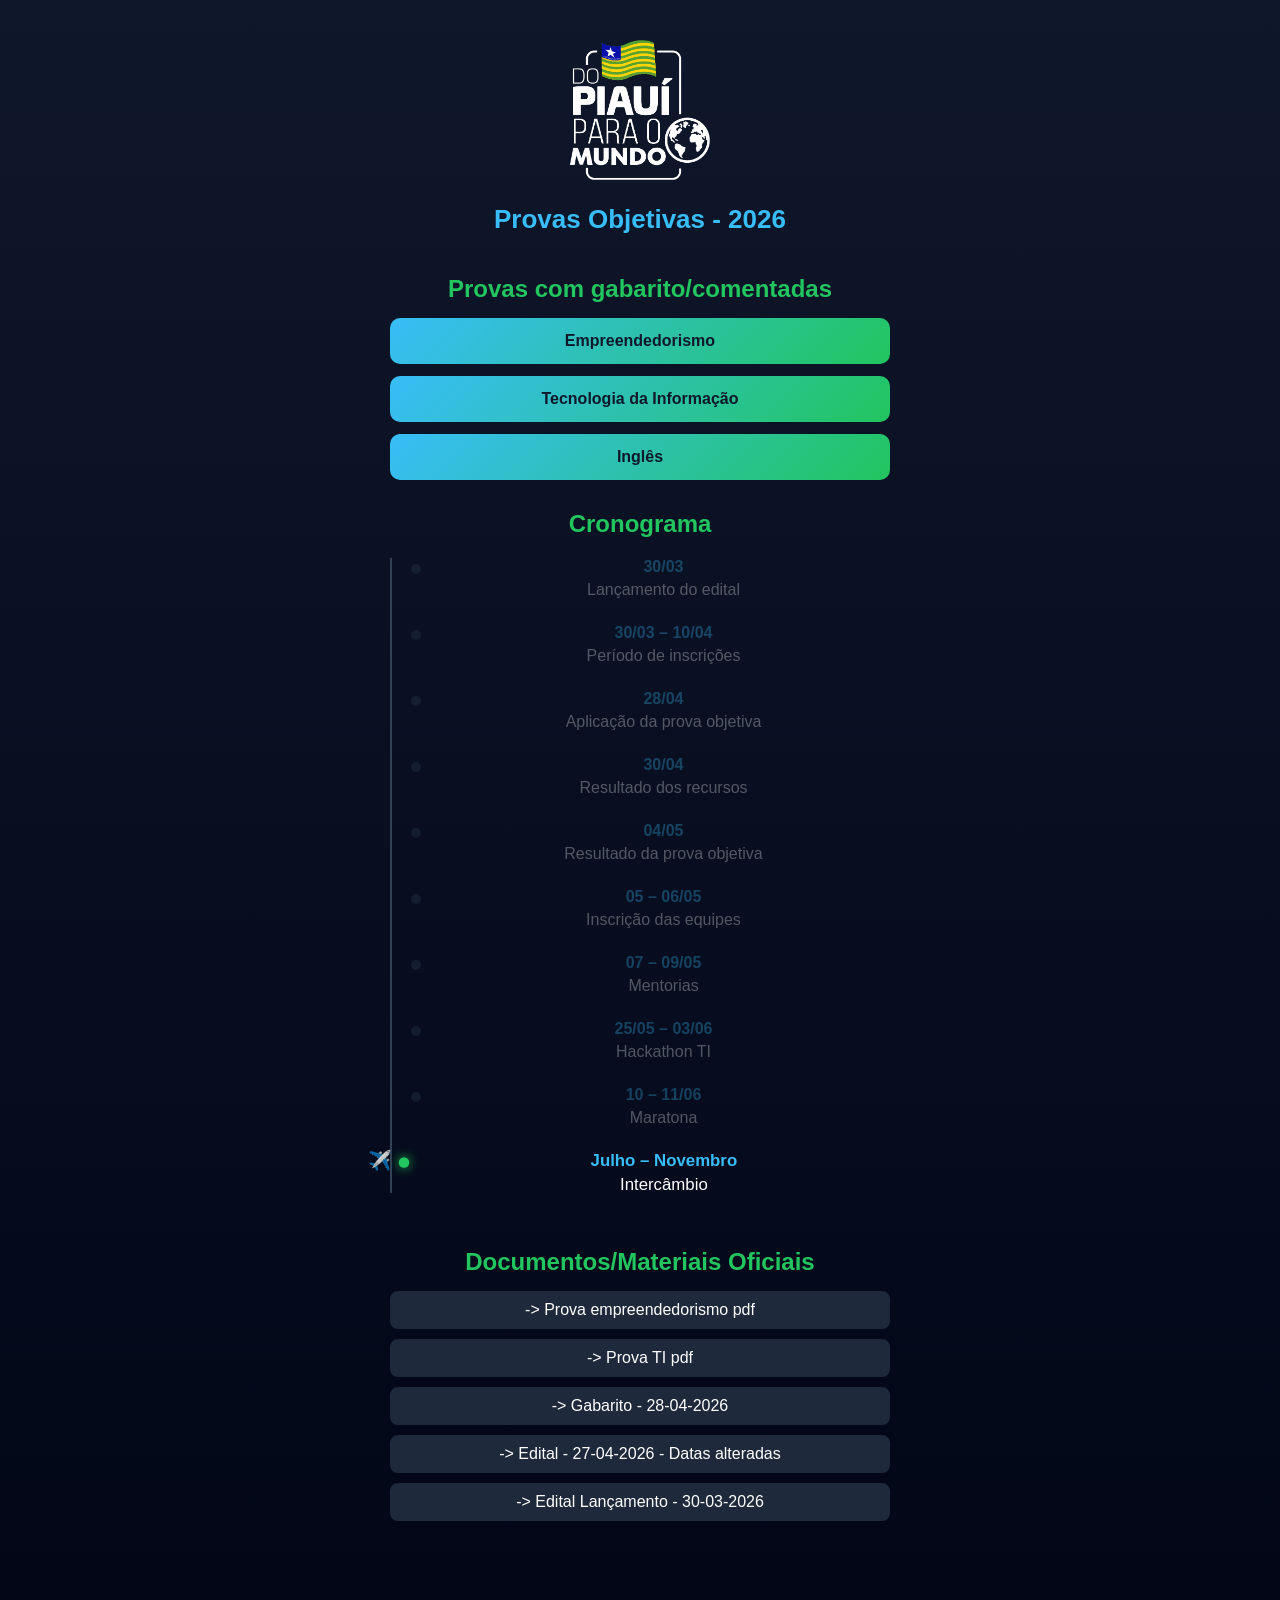
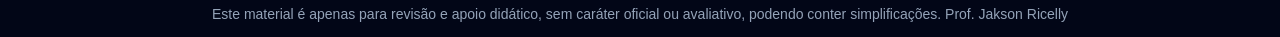
<file: index.html>
<!doctype html>
<html lang="pt-br">
  <head>
    <meta charset="UTF-8" />
    <meta name="viewport" content="width=device-width, initial-scale=1.0" />
    <title>Provas Objetivas 2026</title>
    <link rel="stylesheet" href="landing.css" />
  </head>
  <body>
    <div class="container">
      <!-- LOGO -->
      <div class="hero">
        <img src="./logo-programa.png" alt="Piauí para o Mundo" class="logo" />
        <h1>Provas Objetivas - 2026</h1>
      </div>

      <!-- PROVAS -->
      <section class="section">
        <h2>Provas com gabarito/comentadas</h2>

        <div class="buttons">
          <a href="./quiz_emp.html?file=questions_emp.json" class="btn"
            >Empreendedorismo</a
          >
          <a href="./quiz_ti.html?file=questions_ti.json" class="btn"
            >Tecnologia da Informação</a
          >
          <a href="./quiz_ing.html?file=questions_ing.json" class="btn">Inglês</a>
        </div>
      </section>

<section class="section">
  <h2>Cronograma</h2>

  <div class="timeline" id="timeline">

    <div class="timeline-item" data-date="2026-03-30">
      <span>30/03</span>
      <p>Lançamento do edital</p>
    </div>

    <div class="timeline-item" data-date="2026-04-10">
      <span>30/03 – 10/04</span>
      <p>Período de inscrições</p>
    </div>

    <div class="timeline-item" data-date="2026-04-28">
      <span>28/04</span>
      <p>Aplicação da prova objetiva</p>
    </div>

    <div class="timeline-item" data-date="2026-04-30">
      <span>30/04</span>
      <p>Resultado dos recursos</p>
    </div>

    <div class="timeline-item" data-date="2026-05-04">
      <span>04/05</span>
      <p>Resultado da prova objetiva</p>
    </div>

    <div class="timeline-item" data-date="2026-05-05">
      <span>05 – 06/05</span>
      <p>Inscrição das equipes</p>
    </div>

    <div class="timeline-item" data-date="2026-05-07">
      <span>07 – 09/05</span>
      <p>Mentorias</p>
    </div>

    <div class="timeline-item" data-date="2026-05-25">
      <span>25/05 – 03/06</span>
      <p>Hackathon TI</p>
    </div>

    <div class="timeline-item" data-date="2026-06-10">
      <span>10 – 11/06</span>
      <p>Maratona</p>
    </div>

    <div class="timeline-item" data-date="2026-07-01">
      <span>Julho – Novembro</span>
      <p>Intercâmbio</p>
    </div>

  </div>
</section>

      <!-- MATERIAIS -->
      <section class="section">
        <h2>Documentos/Materiais Oficiais</h2>

        <div class="links">
                    <a
            href="https://seduc.pi.gov.br/_dopiauiparaomundo/prova1.pdf"
            class="link-item" target="_blank"
          >
            -> Prova empreendedorismo pdf</a
          >
          <a
            href="https://seduc.pi.gov.br/_dopiauiparaomundo/prova2.pdf"
            class="link-item" target="_blank"
          >
            -> Prova TI pdf
          </a>
          <a
            href="https://seduc.pi.gov.br/download/editais/66-editais-28-04-2026-21-24-16.pdf"
            class="link-item"
          >
            -> Gabarito - 28-04-2026</a
          >
           <a
            href="https://seduc.pi.gov.br/download/editais/35-editais-30-03-2026-18-24-34.pdf"
            class="link-item"
          >
            -> Edital - 27-04-2026 - Datas alteradas</a
          >
          <a
            href="https://seduc.pi.gov.br/download/editais/35-editais-30-03-2026-18-24-34.pdf"
            class="link-item"
          >
            -> Edital Lançamento - 30-03-2026</a
          >
        </div>
      </section>
    </div>

    <!-- RODAPÉ -->
    <footer>
      Este material é apenas para revisão e apoio didático, sem caráter oficial
      ou avaliativo, podendo conter simplificações. Prof. Jakson Ricelly
    </footer>
  <script src="./landing.js"></script>
  </body>
</html>
</file>
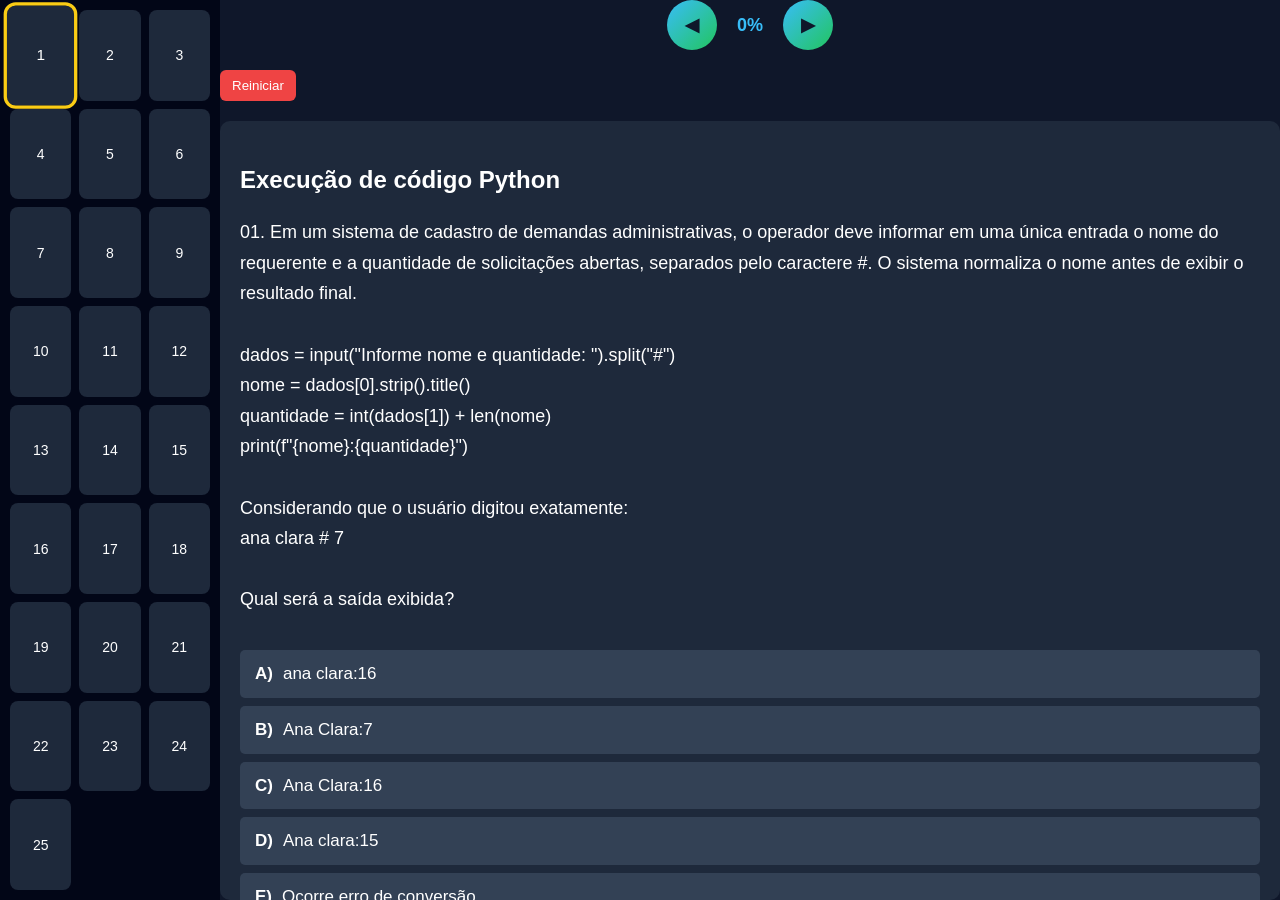
<file: quiz_emp.html>
<!DOCTYPE html>
<html lang="pt-br">
<head>
  <meta charset="UTF-8">
  <meta name="viewport" content="width=device-width, initial-scale=1.0">
  <title>Prova de empreendedorismo - 2026</title>
  <link rel="stylesheet" href="style.css">
</head>
<body>

<div class="app">

  <!-- MENU LATERAL -->
  <aside id="menu"></aside>

  <!-- CONTEÚDO -->
  <main class="content">

    <div class="top-bar">
      <div class="nav-controls">
        <button class="nav-btn" onclick="prevQuestion()">◀</button>
        <span id="progress">0%</span>
        <button class="nav-btn" onclick="nextQuestion()">▶</button>
      </div>
      <button id="viewResultBtn" class="hidden" onclick="showResult()">Ver Resultado</button>
      <button onclick="resetQuiz()" class="reset-btn">Reiniciar</button>
    </div>

    <div id="quiz-box">
      <h2 id="q-title"></h2>
      <p id="q-text"></p>
        <div id="q-images" class="q-images"></div>

      <div id="options"></div>
      <button id="nextBtn" class="next-btn hidden">Próxima →</button>
      <button id="infoBtn" class="info-btn">Ver explicação</button>
      <button id="retryBtn" class="retry-btn hidden">Tentar novamente</button>
    </div>

  </main>

</div>

<!-- MODAL (ESSENCIAL) -->
<div id="modal" class="modal hidden">
  <div class="modal-box">
    
    <div class="modal-header">
      <h3>Explicação</h3>
      <button onclick="closeModal()">✕</button>
    </div>

    <div id="modal-body"></div>

  </div>
</div>

<!-- RESULTADO FINAL -->
<div id="resultModal" class="modal hidden">
  <div class="modal-box result-box">

    <div class="modal-header">
      <h3>Resultado Final</h3>
      <button onclick="closeResult()">✕</button>
    </div>

    <div id="resultContent"></div>

    <div class="result-actions">
      <button onclick="downloadResult()">Salvar como TXT</button>
      <button onclick="closeResult()">Fechar</button>
    </div>

  </div>
</div>

<script src="script.js"></script>
</body>
</html>
</file>
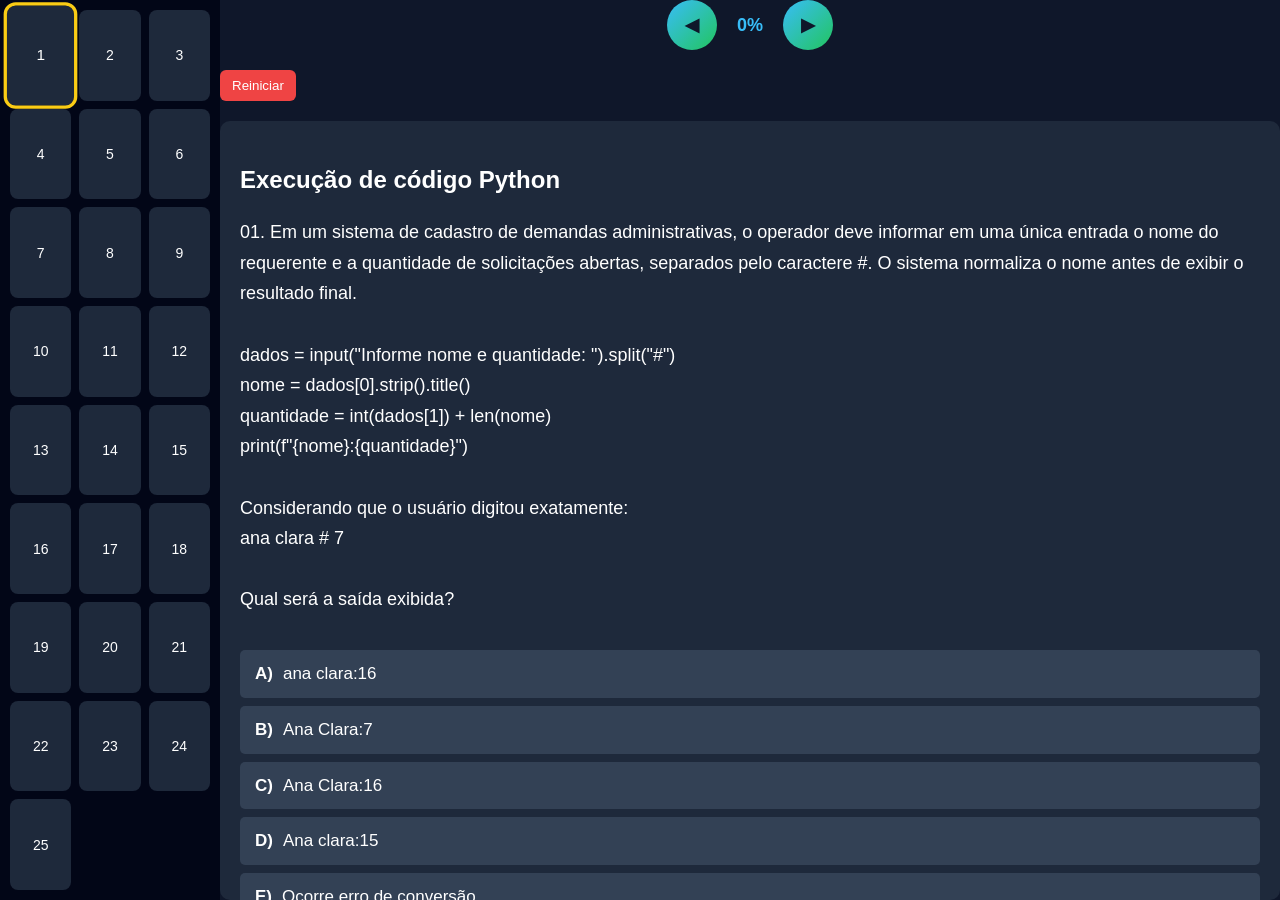
<file: quiz_ing.html>
<!DOCTYPE html>
<html lang="pt-br">
<head>
  <meta charset="UTF-8">
  <meta name="viewport" content="width=device-width, initial-scale=1.0">
  <title>Prova de Inglês - 2026</title>
  <link rel="stylesheet" href="style.css">
</head>
<body>

<div class="app">

  <!-- MENU LATERAL -->
  <aside id="menu"></aside>

  <!-- CONTEÚDO -->
  <main class="content">

    <div class="top-bar">
      <div class="nav-controls">
        <button class="nav-btn" onclick="prevQuestion()">◀</button>
        <span id="progress">0%</span>
        <button class="nav-btn" onclick="nextQuestion()">▶</button>
      </div>
      <button id="viewResultBtn" class="hidden" onclick="showResult()">Ver Resultado</button>
      <button onclick="resetQuiz()" class="reset-btn">Reiniciar</button>
    </div>

    <div id="quiz-box">
      <h2 id="q-title"></h2>
      <p id="q-text"></p>
      <div id="q-images" class="q-images"></div>

      <div id="options"></div>
      <button id="nextBtn" class="next-btn hidden">Próxima →</button>
      <button id="infoBtn" class="info-btn">Ver explicação</button>
      <button id="retryBtn" class="retry-btn hidden">Tentar novamente</button>
    </div>

  </main>

</div>

<!-- MODAL (ESSENCIAL) -->
<div id="modal" class="modal hidden">
  <div class="modal-box">
    
    <div class="modal-header">
      <h3>Explicação</h3>
      <button onclick="closeModal()">✕</button>
    </div>

    <div id="modal-body"></div>

  </div>
</div>

<!-- RESULTADO FINAL -->
<div id="resultModal" class="modal hidden">
  <div class="modal-box result-box">

    <div class="modal-header">
      <h3>Resultado Final</h3>
      <button onclick="closeResult()">✕</button>
    </div>

    <div id="resultContent"></div>

    <div class="result-actions">
      <button onclick="downloadResult()">Salvar como TXT</button>
      <button onclick="closeResult()">Fechar</button>
    </div>

  </div>
</div>

<script src="script.js"></script>
</body>
</html>
</file>
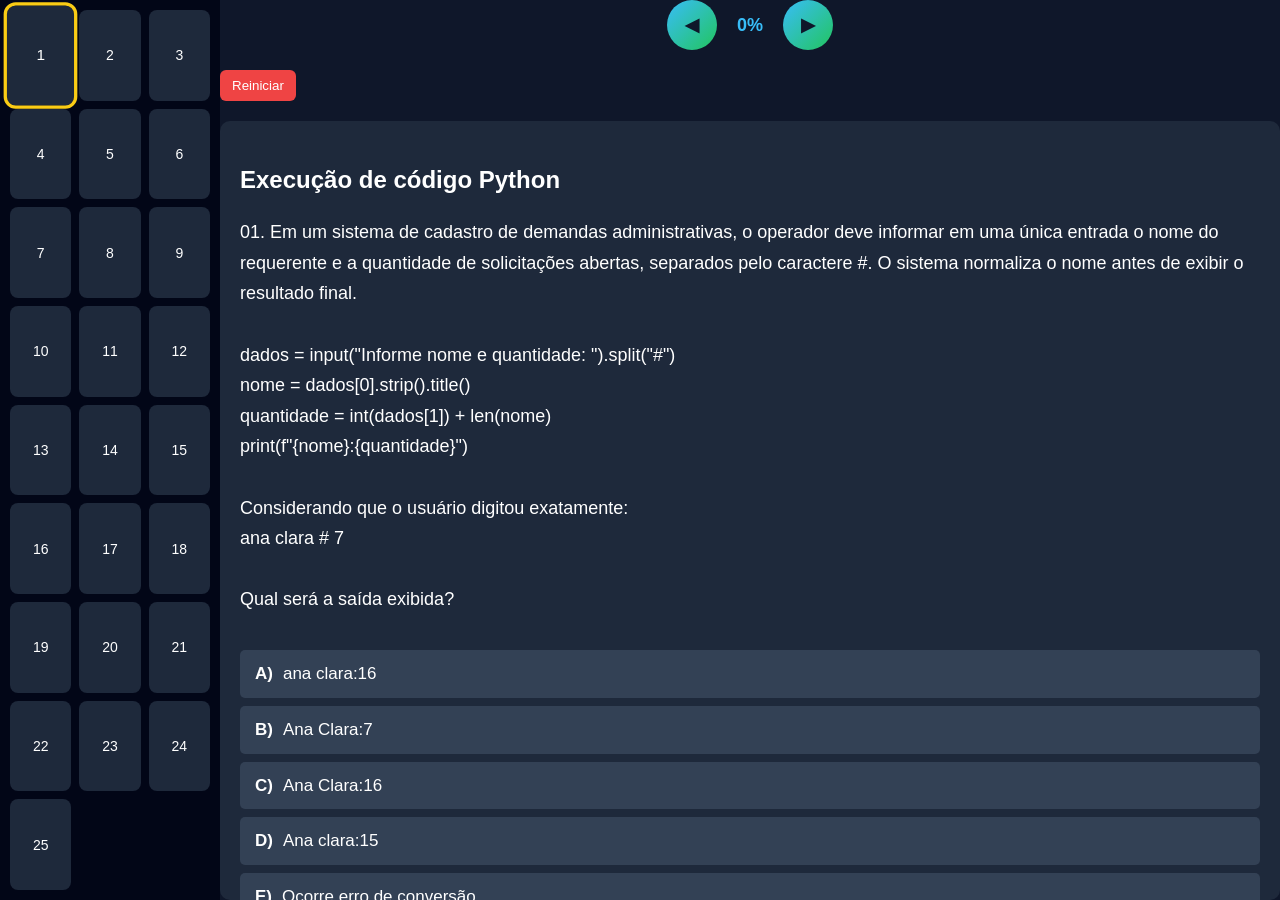
<file: quiz_ti.html>
<!DOCTYPE html>
<html lang="pt-br">
<head>
  <meta charset="UTF-8">
  <meta name="viewport" content="width=device-width, initial-scale=1.0">
  <title>Prova de TI - 2026</title>
  <link rel="stylesheet" href="style.css">
</head>
<body>

<div class="app">

  <!-- MENU LATERAL -->
  <aside id="menu"></aside>

  <!-- CONTEÚDO -->
  <main class="content">

    <div class="top-bar">
      <div class="nav-controls">
        <button class="nav-btn" onclick="prevQuestion()">◀</button>
        <span id="progress">0%</span>
        <button class="nav-btn" onclick="nextQuestion()">▶</button>
      </div>
      <button id="viewResultBtn" class="hidden" onclick="showResult()">Ver Resultado</button>
      <button onclick="resetQuiz()" class="reset-btn">Reiniciar</button>
    </div>

    <div id="quiz-box">
      <h2 id="q-title"></h2>
      <p id="q-text"></p>
      <div id="q-images" class="q-images"></div>

      <div id="options"></div>
      <button id="nextBtn" class="next-btn hidden">Próxima →</button>
      <button id="infoBtn" class="info-btn">Ver explicação</button>
      <button id="retryBtn" class="retry-btn hidden">Tentar novamente</button>
    </div>

  </main>

</div>

<!-- MODAL (ESSENCIAL) -->
<div id="modal" class="modal hidden">
  <div class="modal-box">
    
    <div class="modal-header">
      <h3>Explicação</h3>
      <button onclick="closeModal()">✕</button>
    </div>

    <div id="modal-body"></div>

  </div>
</div>

<!-- RESULTADO FINAL -->
<div id="resultModal" class="modal hidden">
  <div class="modal-box result-box">

    <div class="modal-header">
      <h3>Resultado Final</h3>
      <button onclick="closeResult()">✕</button>
    </div>

    <div id="resultContent"></div>

    <div class="result-actions">
      <button onclick="downloadResult()">Salvar como TXT</button>
      <button onclick="closeResult()">Fechar</button>
    </div>

  </div>
</div>

<script src="script.js"></script>
</body>
</html>
</file>
<file: landing.css>
* {
  margin: 0;
  padding: 0;
  box-sizing: border-box;
}

body {
  font-family: Arial, sans-serif;
  background: linear-gradient(180deg, #0f172a, #020617);
  color: white;
  min-height: 100vh;
  display: flex;
  flex-direction: column;
}

.container {
  flex: 1;
  display: flex;
  flex-direction: column;
  align-items: center;
  justify-content: center;
  padding: 40px 20px;
}

/* HERO */
.hero {
  text-align: center;
  margin-bottom: 40px;
}

.logo {
  width: 140px;
  margin-bottom: 20px;
  animation: float 3s ease-in-out infinite;
}

@keyframes float {
  0%,100% { transform: translateY(0); }
  50% { transform: translateY(-10px); }
}

.hero h1 {
  font-size: 26px;
  font-weight: bold;
  color: #38bdf8;
}

/* SEÇÕES */
.section {
  width: 100%;
  max-width: 500px;
  margin-bottom: 30px;
  text-align: center;
}

.section h2 {
  margin-bottom: 15px;
  color: #22c55e;
}
.timeline {
  position: relative;
  margin-top: 20px;
  padding-left: 30px;
  border-left: 2px solid #334155;
}

.timeline-item {
  position: relative;
  margin-bottom: 25px;
  padding-left: 15px;
  opacity: 0.6;
  transition: 0.3s;
}

/* texto */
.timeline-item span {
  color: #38bdf8;
  font-weight: bold;
}

.timeline-item p {
  margin-top: 5px;
}

/* bolinha */
.timeline-item::before {
  content: "";
  position: absolute;
  left: -11px;
  top: 6px;
  width: 10px;
  height: 10px;
  background: #334155;
  border-radius: 50%;
}

/* passado */
.timeline-item.past {
  opacity: 0.3;
}

/* atual */
.timeline-item.current {
  opacity: 1;
  transform: scale(1.05);
}

.timeline-item.current::before {
  background: #22c55e;
  box-shadow: 0 0 10px #22c55e;
}

/* avião */
.timeline-item.current::after {
  content: "✈️";
  position: absolute;
  left: -40px;
  top: -2px;
  font-size: 18px;
  animation: flyMove 1.5s ease-in-out infinite alternate;
}

/* animação leve */
@keyframes flyMove {
  0% { transform: translateX(0px); }
  100% { transform: translateX(5px); }
}

/* BOTÕES */
.buttons {
  display: flex;
  flex-direction: column;
  gap: 12px;
}

.btn {
  display: block;
  padding: 14px;
  background: linear-gradient(135deg, #38bdf8, #22c55e);
  color: #0f172a;
  text-decoration: none;
  border-radius: 10px;
  font-weight: bold;
  transition: 0.3s;
}

.btn:hover {
  transform: scale(1.05);
  box-shadow: 0 0 15px rgba(56,189,248,0.6);
}

/* LINKS */
.links {
  display: flex;
  flex-direction: column;
  gap: 10px;
}

.link-item {
  padding: 10px;
  background: #1e293b;
  border-radius: 8px;
  text-decoration: none;
  color: white;
  transition: 0.3s;
}

.link-item:hover {
  background: #38bdf8;
  color: #0f172a;
}

/* RODAPÉ */
footer {
  text-align: center;
  padding: 15px;
  background: #020617;
  font-size: 14px;
  color: #94a3b8;
}
</file>
<file: style.css>
* {
  box-sizing: border-box;
}

html {
  scroll-behavior: smooth;
}

html,
body {
  height: 100%;
  overflow: hidden;
}

.app {
  display: flex;
  height: 100vh;
  overflow: hidden;
}

body {
  font-family: 'Inter', Arial, sans-serif;
  font-size: 16px;
  line-height: 1.6;
  background: #0f172a;
  color: #fff;
  margin: 0;
}

.container {
  max-width: 800px;
  margin: auto;
  padding: 20px;
}

.content {
  flex: 1;
  display: flex;
  flex-direction: column;
  height: 100%;
  overflow: hidden;
}

h1 {
  text-align: center;
}

.top-bar {
  flex-shrink: 0;
}

#menu {
  width: 220px;
  background: #020617;
  padding: 10px;
  display: grid;
  grid-template-columns: repeat(3, 1fr);
  gap: 8px;
  overflow-y: auto;
}

#menu button {
  font-size: 14px;
  padding: 14px;
  border: none;
  background: #1e293b;
  color: white;
  cursor: pointer;
  border-radius: 8px;
}

#menu button:hover {
  background: #38bdf8;
}

#menu button.active {
  background: #38bdf8;
}

#menu button.answered {
  background: #22c55e;
}

#quiz-box {
  flex: 1;
  overflow-y: auto;
  padding: 20px;
  margin-top: 20px;
  background: #1e293b;
  padding: 20px;
  border-radius: 10px;
}

#q-title {
  font-size: 24px;
  font-weight: 700;
  margin-bottom: 10px;
}


#q-text {
  font-size: 18px;
  line-height: 1.7;
  margin-bottom: 20px;
}

.q-images {
  display: flex;
  flex-direction: column;
  gap: 10px;
  margin: 15px 0;
}

.q-image {
  width: 100%;
  max-height: 60vh;
  object-fit: contain;
  border-radius: 8px;
  background: #020617;
}

.hidden {
  display: none;
}

#options {
  text-align: left;
}

#options button {
    text-align: left;
  justify-content: flex-start;
  display: flex;
  font-size: 17px;
  padding: 12px 15px;
  line-height: 1.4;
  margin: 8px 0;
  width: 100%;
  border: none;
  background: #334155;
  color: white;
  cursor: pointer;
  border-radius: 5px;
  
}

#options button::before {
  content: attr(data-letter);
  font-weight: bold;
  margin-right: 10px;
}

#options button:hover {
  background: #22c55e;
}

#options button.correct {
  background: #22c55e;
}

#options button.wrong {
  background: #ef4444;
}

.next-btn {
  margin-top: 15px;
  padding: 12px;
  width: 100%;
  background: linear-gradient(135deg, #22c55e, #38bdf8);
  border: none;
  border-radius: 8px;
  color: #020617;
  font-weight: bold;
  cursor: pointer;
}

.next-btn:hover {
  transform: scale(1.02);
}

.controls {
  text-align: center;
  margin-bottom: 10px;
}

.controls button {
  padding: 10px;
  margin: 5px;
  cursor: pointer;
}

.nav-controls {
  display: flex;
  align-items: center;
  justify-content: center;
  gap: 20px;
  margin-bottom: 20px;
}

.nav-btn {
  width: 50px;
  height: 50px;
  border-radius: 50%;
  border: none;
  background: linear-gradient(135deg, #38bdf8, #22c55e);
  color: #0f172a;
  font-size: 18px;
  font-weight: bold;
  cursor: pointer;
  transition: 0.2s;
}

.nav-btn:hover {
  transform: scale(1.1);
  box-shadow: 0 0 10px rgba(56, 189, 248, 0.7);
}

#progress {
  font-size: 18px;
  font-weight: bold;
  color: #38bdf8;
}

.reset-btn {
  padding: 8px 12px;
  background: #ef4444;
  color: white;
  border: none;
  border-radius: 6px;
  cursor: pointer;
}

#viewResultBtn {
  padding: 10px 16px;
  border: none;
  border-radius: 8px;
  background: linear-gradient(135deg, #facc15, #f97316);
  color: #0f172a;
  font-weight: bold;
  cursor: pointer;
  transition: 0.2s;
  margin-left: 10px;
}

#viewResultBtn:hover {
  transform: scale(1.05);
  box-shadow: 0 0 10px rgba(250, 204, 21, 0.6);
}

/* Modal */
.modal {
  position: fixed;
  top: 0;
  left: 0;
  width: 100%;
  height: 100%;
  background: rgba(0, 0, 0, 0.7);
}

.modal-content {
  background: #1e293b;
  padding: 20px;
  margin: 10% auto;
  width: 60%;
  border-radius: 10px;
}

/* botão explicação */
.info-btn {
  font-size: 16px;
  padding: 14px;
  margin-top: 20px;
  border: none;
  border-radius: 8px;
  background: linear-gradient(135deg, #38bdf8, #22c55e);
  color: #0f172a;
  font-weight: bold;
  cursor: pointer;
  transition: 0.2s;
}

.info-btn:hover {
  transform: scale(1.05);
}

.retry-btn {
  margin-top: 10px;
  padding: 12px;
  border: none;
  border-radius: 8px;
  background: #facc15;
  color: #0f172a;
  font-weight: bold;
  cursor: pointer;
}

.retry-btn:hover {
  background: #eab308;
}

/* modal */
.modal {
  display: flex;
    padding: 20px;
  position: fixed;
  top: 0;
  left: 0;
  width: 100%;
  height: 100%;
  background: rgba(0, 0, 0, 0.7);
  display: flex;
  align-items: center;
  justify-content: center;
  z-index: 999;
}

.modal.hidden {
  display: none;
}

.modal-box {
    max-height: 80vh;
  background: #1e293b;
  width: 90%;
  max-width: 600px;
  border-radius: 12px;
  padding: 20px;
    overflow: hidden;
      display: flex;
  flex-direction: column;
}

.modal-header {
  display: flex;
  justify-content: space-between;
  align-items: center;
  margin-bottom: 10px;
    position: sticky;
  top: 0;
  background: #1e293b;
  padding-bottom: 10px;
  z-index: 10;
}

.modal-header button {
 background: #ef4444;
  border: none;
  color: white;
  font-size: 18px;
  cursor: pointer;
    font-weight: bold;
      padding: 5px 10px;
  border-radius: 5px;
}

#modal-body {
  overflow-y: auto;
  max-height: 60vh;
  padding-right: 5px;
}
.result-box {
  max-width: 600px;
}

#resultContent {
  max-height: 300px;
  overflow-y: auto;
  margin-top: 10px;
}

.result-item {
  padding: 10px;
  border-radius: 8px;
  margin-bottom: 8px;
  background: #334155;
}

.result-item.correct {
  border-left: 5px solid #22c55e;
}

.result-item.wrong {
  border-left: 5px solid #ef4444;
}

.result-actions {
  display: flex;
  gap: 10px;
  margin-top: 15px;
}

.result-actions button {
  flex: 1;
  padding: 12px;
  border: none;
  border-radius: 8px;
  cursor: pointer;
  background: linear-gradient(135deg, #38bdf8, #22c55e);
  color: #0f172a;
  font-weight: bold;
}

@media (max-width: 768px) {

  html,
  body {
    height: 100%;
    overflow: hidden;
  }

  .app {
    flex-direction: column;
    height: 100dvh;
    /* importante para mobile moderno */
  }

  /* CONTEÚDO PRINCIPAL */
  .content {
    flex: 1;
    display: flex;
    flex-direction: column;
    height: 100%;
    overflow: hidden;
  }

  /* TOPO FIXO */
  .top-bar {
    flex-shrink: 0;
    padding: 10px;
  }

  /* ÁREA DA QUESTÃO (SCROLL INTERNO) */
  #quiz-box {
    flex: 1;
    overflow-y: auto;
    padding: 16px;
  }

  /* MENU VIRA BARRA HORIZONTAL */
  #menu {
    overflow-y: auto;
    width: 100%;
    height: 80px;

    display: flex;
    gap: 8px;

    overflow-x: auto;
    overflow-y: hidden;

    padding: 10px;

    background: #020617;
  }

  #menu button {
    min-width: 50px;
    height: 50px;
    flex-shrink: 0;
  }

  #menu button.active {
    box-shadow: 0 0 10px #facc15;
  }

  /* BOTÕES DE NAVEGAÇÃO */
  .nav-controls {
    justify-content: space-between;
    gap: 10px;
  }

  .nav-btn {
    width: 42px;
    height: 42px;
  }

  /* TEXTO AJUSTADO */
  #q-title {
    font-size: 20px;
  }

  #q-text {
    font-size: 16px;
  }

}
</file>
